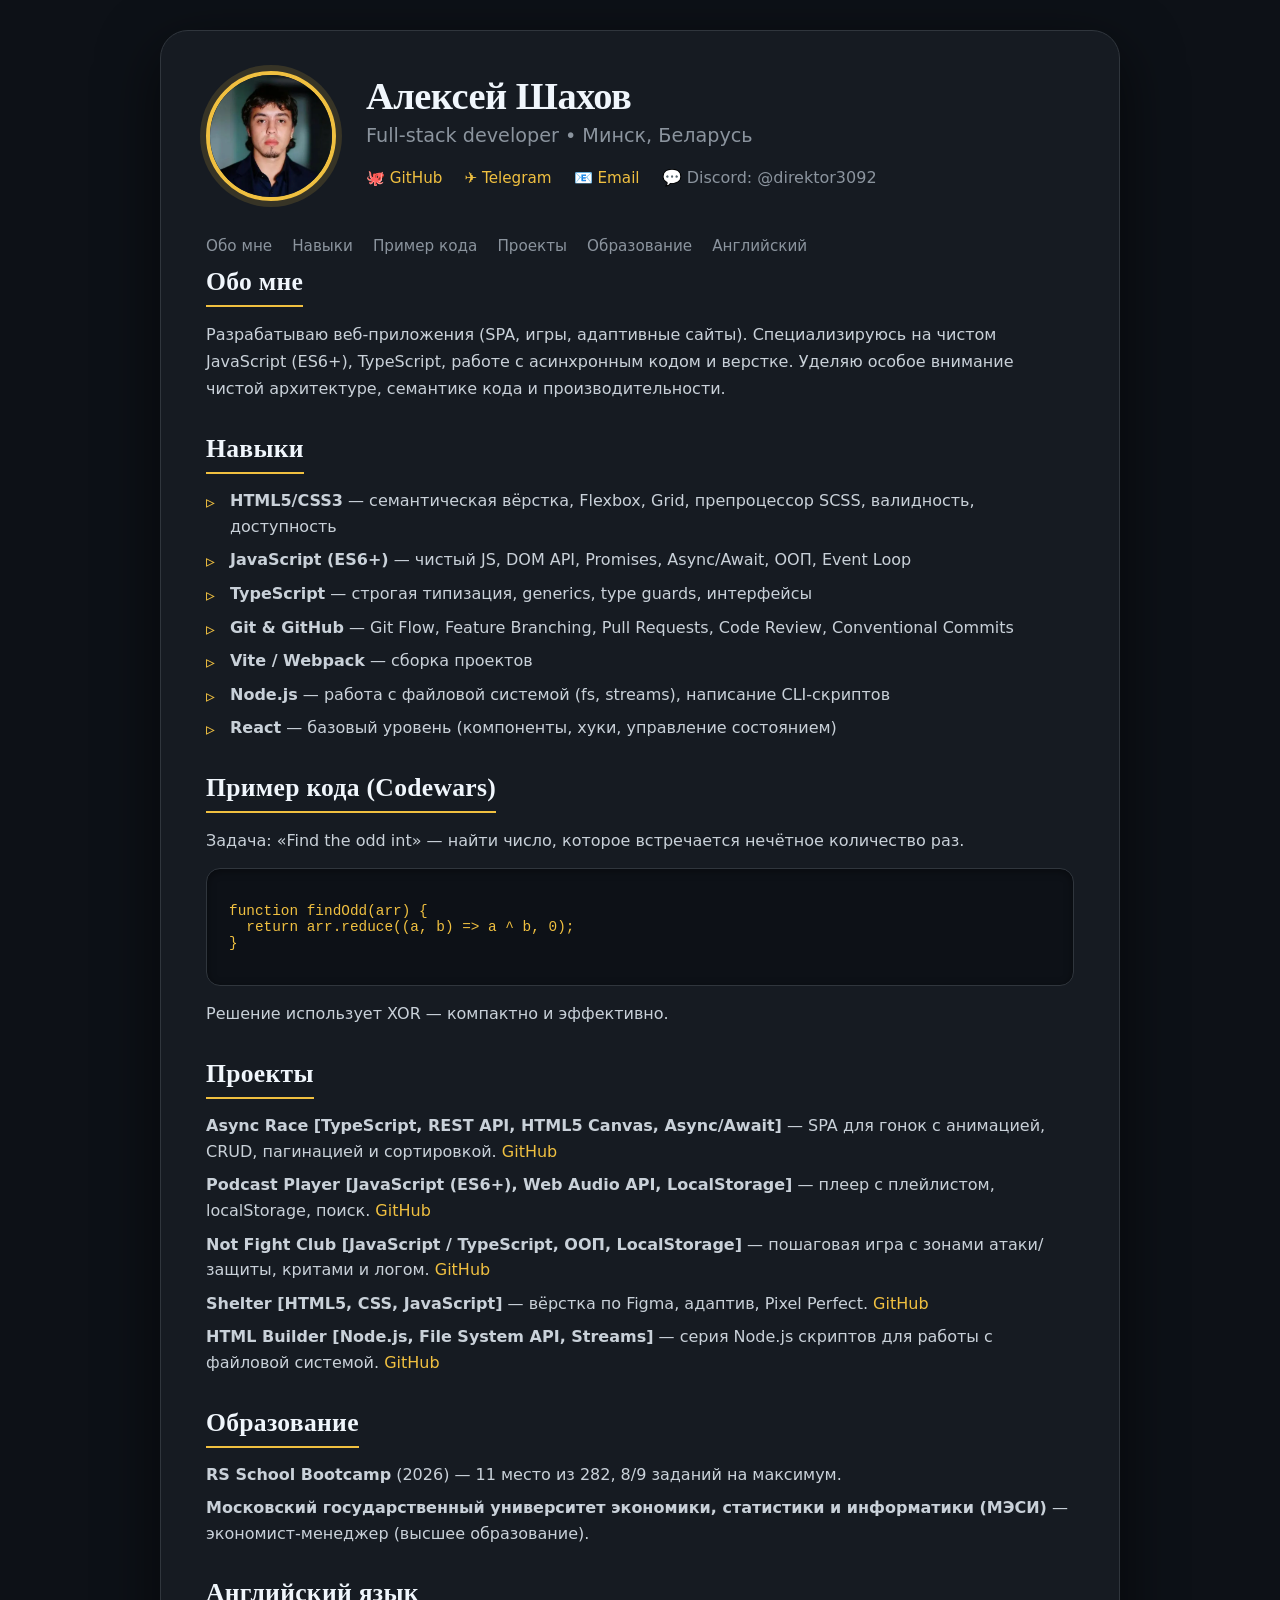
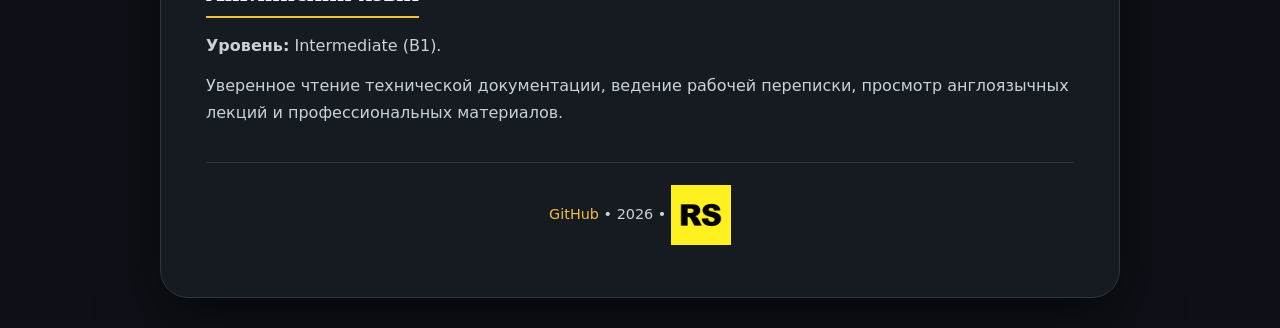
<file: index.html>
<!DOCTYPE html>
<html lang="ru">

<head>
    <meta charset="UTF-8">
    <link rel="icon" href="./assets/favicon.svg" type="image/svg+xml">
    <meta name="viewport" content="width=device-width, initial-scale=1.0">
    <title>CV — Алексей Шахов</title>
    <link rel="stylesheet" href="style.css">
</head>

<body>
    <div class="container">
        <header class="header">
            <div class="avatar">
                <img src="assets/photo.webp" alt="Фото Алексея Шахова">
            </div>
            <div class="header-info">
                <h1>Алексей Шахов</h1>
                <p class="subtitle">Full-stack developer • Минск, Беларусь</p>
                <ul class="contacts">
                    <li><a href="https://github.com/direktor3092" target="_blank">🐙 GitHub</a></li>
                    <li><a href="https://t.me/Alexey_Shakhov" target="_blank">✈️ Telegram</a></li>
                    <li><a href="mailto:direktor3092@gmail.com">📧 Email</a></li>
                    <li>💬 Discord: @direktor3092</li>
                </ul>
            </div>
        </header>
        <nav class="nav">
            <ul>
                <li><a href="#about">Обо мне</a></li>
                <li><a href="#skills">Навыки</a></li>
                <li><a href="#code">Пример кода</a></li>
                <li><a href="#projects">Проекты</a></li>
                <li><a href="#education">Образование</a></li>
                <li><a href="#english">Английский</a></li>
            </ul>
        </nav>
        <main>
            <section id="about">
                <h2>Обо мне</h2>
                <p>
                    Разрабатываю веб-приложения (SPA, игры, адаптивные сайты).
                    Специализируюсь на чистом JavaScript (ES6+), TypeScript, работе с асинхронным кодом и верстке.
                    Уделяю особое внимание чистой архитектуре, семантике кода и производительности.
                </p>
            </section>

            <section id="skills">
                <h2>Навыки</h2>
                <ul>
                    <li><strong>HTML5/CSS3</strong> — семантическая вёрстка, Flexbox, Grid, препроцессор SCSS,
                        валидность, доступность</li>
                    <li><strong>JavaScript (ES6+)</strong> — чистый JS, DOM API, Promises, Async/Await, ООП, Event Loop
                    </li>
                    <li><strong>TypeScript</strong> — строгая типизация, generics, type guards, интерфейсы</li>
                    <li><strong>Git & GitHub</strong> — Git Flow, Feature Branching, Pull Requests, Code Review,
                        Conventional Commits</li>
                    <li><strong>Vite / Webpack</strong> — сборка проектов</li>
                    <li><strong>Node.js</strong> — работа с файловой системой (fs, streams), написание CLI-скриптов</li>
                    <li><strong>React</strong> — базовый уровень (компоненты, хуки, управление состоянием)</li>
                </ul>
            </section>
            <section id="code">
                <h2>Пример кода (Codewars)</h2>
                <p>Задача: «Find the odd int» — найти число, которое встречается нечётное количество раз.</p>
                <pre><code>
function findOdd(arr) {
  return arr.reduce((a, b) => a ^ b, 0);
}
        </code></pre>
                <p>Решение использует XOR — компактно и эффективно.</p>
            </section>
            <section id="projects">
                <h2>Проекты</h2>
                <ul>
                    <li>
                        <strong>Async Race [TypeScript, REST API, HTML5 Canvas, Async/Await]</strong> — SPA для гонок с анимацией, CRUD, пагинацией и сортировкой.
                        <a href="https://github.com/direktor3092/async-race" target="_blank">GitHub</a>
                    </li>
                    <li>
                        <strong>Podcast Player [JavaScript (ES6+), Web Audio API, LocalStorage]</strong> — плеер с плейлистом, localStorage, поиск.
                        <a href="https://github.com/direktor3092/podcast-player" target="_blank">GitHub</a>
                    </li>
                    <li>
                        <strong>Not Fight Club [JavaScript / TypeScript, ООП, LocalStorage]</strong> — пошаговая игра с зонами атаки/защиты, критами и логом.
                        <a href="https://github.com/direktor3092/not-fight-club" target="_blank">GitHub</a>
                    </li>
                    <li>
                        <strong>Shelter [HTML5, CSS, JavaScript]</strong> — вёрстка по Figma, адаптив, Pixel Perfect.
                        <a href="https://github.com/direktor3092/shelter" target="_blank">GitHub</a>
                    </li>
                    <li>
                        <strong>HTML Builder [Node.js, File System API, Streams]</strong> — серия Node.js скриптов для работы с файловой системой.
                        <a href="https://github.com/direktor3092/HTML-builder" target="_blank">GitHub</a>
                    </li>
                </ul>
            </section>
            <section id="education">
                <h2>Образование</h2>
                <ul>
                    <li><strong>RS School Bootcamp</strong> (2026) — 11 место из 282, 8/9 заданий на максимум.</li>
                    <li><strong>Московский государственный университет экономики, статистики и информатики
                            (МЭСИ)</strong> — экономист-менеджер (высшее образование).</li>
                </ul>
            </section>
            <section id="english">
                <h2>Английский язык</h2>
                <p><strong>Уровень:</strong> Intermediate (B1).</p>
                <p>Уверенное чтение технической документации, ведение рабочей переписки, просмотр англоязычных лекций и
                    профессиональных материалов.</p>
            </section>
        </main>
        <footer>
            <p>
                <a href="https://github.com/direktor3092" target="_blank">GitHub</a> •
                <span>2026</span> •
                <a href="https://rs.school/courses/javascript" target="_blank">
                    <img src="./assets/rs_logo.webp" alt="RS School" class="rs-logo">
                </a>
            </p>
        </footer>
    </div>
</body>

</html>
</file>
<file: style.css>
/* ===== RESET & BASE ===== */
* {
  margin: 0;
  padding: 0;
  box-sizing: border-box;
}
html {
  scroll-behavior: smooth;
}

body {
  font-family: 'Segoe UI', system-ui, -apple-system, sans-serif;
  background: #0d1117;
  display: flex;
  justify-content: center;
  align-items: center;
  min-height: 100vh;
  padding: 30px 20px;
  color: #e6edf3;
}

.container {
  max-width: 960px;
  width: 100%;
  background: #161b22;
  padding: 40px 45px;
  border-radius: 28px;
  box-shadow: 0 20px 60px rgba(0, 0, 0, 0.6);
  border: 1px solid #30363d;
  transition: all 0.2s;
}

/* ===== HEADER ===== */
.header {
  display: flex;
  align-items: center;
  gap: 30px;
  margin-bottom: 32px;
}

.avatar {
  flex-shrink: 0;
  width: 130px;
  height: 130px;
  border-radius: 50%;
  overflow: hidden;
  border: 4px solid #f0c040;
  box-shadow: 0 0 0 6px rgba(240, 192, 64, 0.15);
}

.avatar img {
  width: 100%;
  height: 100%;
  object-fit: cover;
  display: block;
}

.header-info h1 {
  font-size: 2.4rem;
  font-weight: 700;
  font-family: 'Georgia', serif;
  letter-spacing: -0.5px;
  color: #f0f6fc;
  margin-bottom: 2px;
}

.subtitle {
  font-size: 1.2rem;
  color: #8b949e;
  margin-bottom: 12px;
  font-weight: 300;
}

.contacts {
  display: flex;
  flex-wrap: wrap;
  gap: 10px 22px;
  list-style: none;
  padding: 0;
  margin: 0;
}

.contacts li {
  padding: 0;
}

.contacts a {
  color: #f0c040;
  text-decoration: none;
  font-weight: 500;
  font-size: 0.95rem;
  transition: color 0.2s, border-bottom 0.2s;
  border-bottom: 1px solid transparent;
}

.contacts a:hover {
  color: #ffd966;
  border-bottom-color: #f0c040;
}

.contacts li:last-child {
  color: #8b949e;
}

/* ===== NAVIGATION ===== */
.nav ul {
  display: flex;
  flex-wrap: wrap;
  gap: 10px 20px;
  list-style: none;
  padding: 0;
  margin: 0;
}

.nav li {
  padding: 0;
}

.nav a {
  color: #8b949e;
  text-decoration: none;
  font-weight: 500;
  font-size: 0.95rem;
  transition: color 0.2s;
  padding: 4px 0;
}

.nav a:hover {
  color: #f0c040;
}
.nav ul li::before {
  content: none;
}

/* ===== SECTIONS ===== */
section {
  margin-bottom: 32px;
}

h2 {
  font-size: 1.6rem;
  font-weight: 600;
  font-family: 'Georgia', serif;
  color: #f0f6fc;
  margin-bottom: 14px;
  padding-bottom: 8px;
  border-bottom: 2px solid #f0c040;
  display: inline-block;
  letter-spacing: 0.3px;
}

p {
  line-height: 1.7;
  margin-bottom: 12px;
  color: #c9d1d9;
}

ul {
  list-style: none;
  padding: 0;
  margin: 0;
}

ul li {
  margin-bottom: 8px;
  padding-left: 24px;
  position: relative;
  line-height: 1.6;
  color: #c9d1d9;
}

ul li::before {
  content: "▹";
  color: #f0c040;
  position: absolute;
  left: 0;
  font-size: 1.1rem;
}

.contacts li::before {
  content: none;
}

#projects ul li::before,
#education ul li::before {
  content: none;
}

#projects ul li,
#education ul li {
  padding-left: 0;
}

#projects a {
  color: #f0c040;
  text-decoration: none;
  font-weight: 500;
  transition: color 0.2s;
}

#projects a:hover {
  color: #ffd966;
  text-decoration: underline;
}

/* ===== CODE EXAMPLE ===== */
pre {
  background: #0d1117;
  padding: 18px 22px;
  border-radius: 14px;
  overflow-x: auto;
  font-size: 0.9rem;
  border: 1px solid #30363d;
  margin: 14px 0;
  box-shadow: inset 0 2px 8px rgba(0, 0, 0, 0.4);
}

code {
  font-family: 'Fira Code', 'JetBrains Mono', monospace;
  color: #f0c040;
}

/* ===== FOOTER ===== */
footer {
  margin-top: 36px;
  padding-top: 22px;
  border-top: 1px solid #30363d;
  text-align: center;
  font-size: 0.9rem;
  color: #8b949e;
}

footer a {
  color: #f0c040;
  text-decoration: none;
  font-weight: 500;
  transition: color 0.2s;
}

footer a:hover {
  color: #ffd966;
  text-decoration: underline;
}
.rs-logo {
  width: 60px;
  height: auto;
  vertical-align: middle;
  transition: opacity 0.2s;
}
.rs-logo:hover {
  opacity: 0.8;
}

/* ===== RESPONSIVE ===== */
@media (max-width: 700px) {
  .container {
    padding: 24px 20px;
  }
  .header {
    flex-direction: column;
    text-align: center;
  }
  .avatar {
    width: 110px;
    height: 110px;
  }
  .header-info h1 {
    font-size: 1.8rem;
  }
  .contacts {
    justify-content: center;
  }
  .nav {
    justify-content: center;
  }
  h2 {
    font-size: 1.3rem;
  }
}
/* Анимация появления секций */
section {
  opacity: 0;
  transform: translateY(20px);
  animation: fadeUp 0.6s ease forwards;
}

section:nth-child(1) { animation-delay: 0.1s; }
section:nth-child(2) { animation-delay: 0.2s; }
section:nth-child(3) { animation-delay: 0.3s; }
section:nth-child(4) { animation-delay: 0.4s; }
section:nth-child(5) { animation-delay: 0.5s; }
section:nth-child(6) { animation-delay: 0.6s; }

@keyframes fadeUp {
  to {
    opacity: 1;
    transform: translateY(0);
  }
}
</file>
